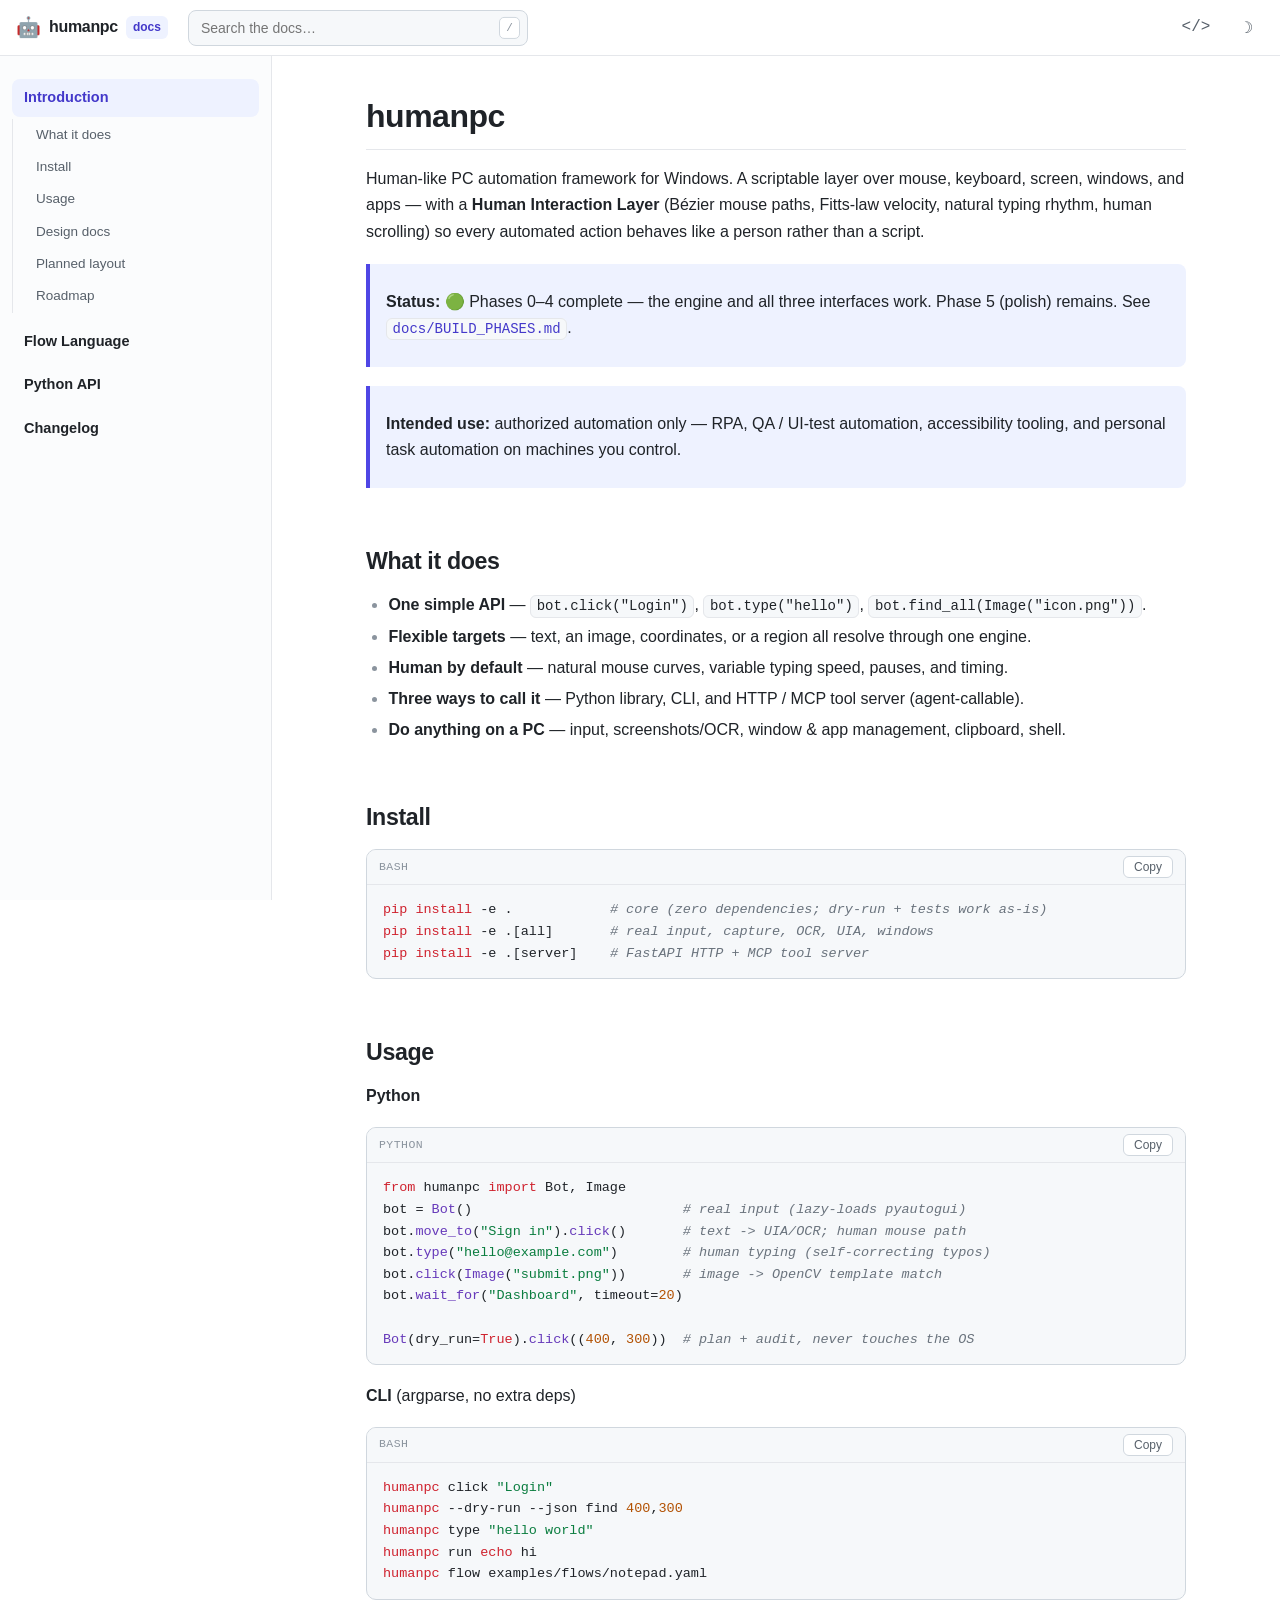
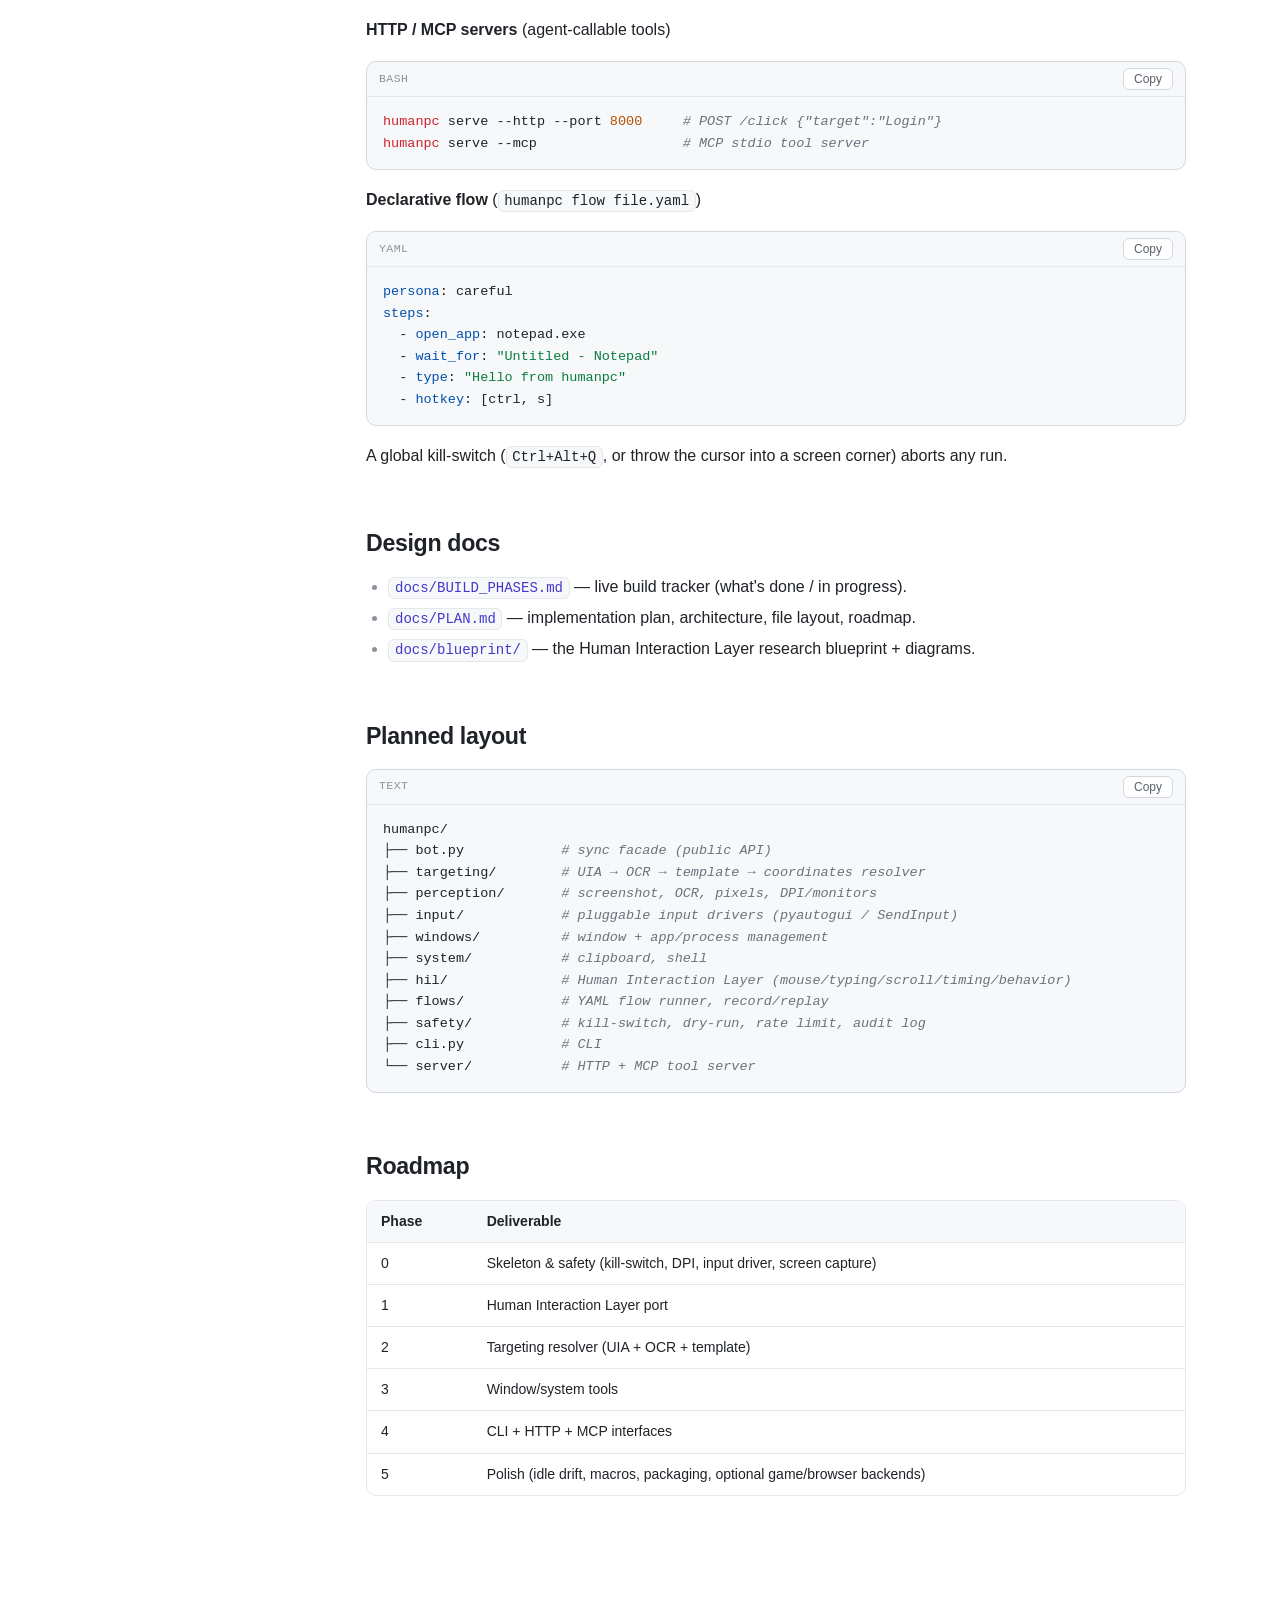
<file: docs/site/index.html>
<!doctype html>
<html lang="en" data-theme="dark">
<head>
<meta charset="utf-8">
<meta name="viewport" content="width=device-width, initial-scale=1">
<title>humanpc — documentation</title>
<meta name="description" content="Human-like PC automation framework for Windows — full documentation.">
<link rel="icon" href="data:image/svg+xml,<svg xmlns='http://www.w3.org/2000/svg' viewBox='0 0 100 100'><text y='.9em' font-size='90'>&#129302;</text></svg>">
<link rel="stylesheet" href="styles.css">
</head>
<body>
<div id="overlay"></div>
<header class="topbar">
  <button id="menu" class="icon-btn" aria-label="Toggle navigation">&#9776;</button>
  <a class="brand" href="#introduction">
    <span class="logo">&#129302;</span>
    <span class="brand-name">humanpc</span>
    <span class="brand-sub">docs</span>
  </a>
  <div class="search">
    <input id="search" type="search" placeholder="Search the docs…" autocomplete="off" spellcheck="false">
    <kbd>/</kbd>
  </div>
  <div class="spacer"></div>
  <a class="icon-btn ghost" href="https://github.com/" title="Source" aria-label="Source">&lt;/&gt;</a>
  <button id="theme" class="icon-btn" aria-label="Toggle light/dark">&#9789;</button>
</header>
<div class="layout">
  <aside class="sidebar" id="sidebar"><nav id="nav" aria-label="Docs navigation"></nav></aside>
  <main id="content" class="content" tabindex="-1"></main>
</div>
<script type="text/markdown" data-id="introduction" data-title="Introduction" data-file="README.md">
# humanpc

Human-like PC automation framework for Windows. A scriptable layer over mouse,
keyboard, screen, windows, and apps — with a **Human Interaction Layer** (Bézier
mouse paths, Fitts-law velocity, natural typing rhythm, human scrolling) so every
automated action behaves like a person rather than a script.

> **Status:** 🟢 Phases 0–4 complete — the engine and all three interfaces work.
> Phase 5 (polish) remains. See [`docs/BUILD_PHASES.md`](docs/BUILD_PHASES.md).

> **Intended use:** authorized automation only — RPA, QA / UI-test automation,
> accessibility tooling, and personal task automation on machines you control.

## What it does

- **One simple API** — `bot.click("Login")`, `bot.type("hello")`, `bot.find_all(Image("icon.png"))`.
- **Flexible targets** — text, an image, coordinates, or a region all resolve through one engine.
- **Human by default** — natural mouse curves, variable typing speed, pauses, and timing.
- **Three ways to call it** — Python library, CLI, and HTTP / MCP tool server (agent-callable).
- **Do anything on a PC** — input, screenshots/OCR, window & app management, clipboard, shell.

## Install

```bash
pip install -e .            # core (zero dependencies; dry-run + tests work as-is)
pip install -e .[all]       # real input, capture, OCR, UIA, windows
pip install -e .[server]    # FastAPI HTTP + MCP tool server
```

## Usage

**Python**
```python
from humanpc import Bot, Image
bot = Bot()                          # real input (lazy-loads pyautogui)
bot.move_to("Sign in").click()       # text -> UIA/OCR; human mouse path
bot.type("hello@example.com")        # human typing (self-correcting typos)
bot.click(Image("submit.png"))       # image -> OpenCV template match
bot.wait_for("Dashboard", timeout=20)

Bot(dry_run=True).click((400, 300))  # plan + audit, never touches the OS
```

**CLI** (argparse, no extra deps)
```bash
humanpc click "Login"
humanpc --dry-run --json find 400,300
humanpc type "hello world"
humanpc run echo hi
humanpc flow examples/flows/notepad.yaml
```

**HTTP / MCP servers** (agent-callable tools)
```bash
humanpc serve --http --port 8000     # POST /click {"target":"Login"}
humanpc serve --mcp                  # MCP stdio tool server
```

**Declarative flow** (`humanpc flow file.yaml`)
```yaml
persona: careful
steps:
  - open_app: notepad.exe
  - wait_for: "Untitled - Notepad"
  - type: "Hello from humanpc"
  - hotkey: [ctrl, s]
```

A global kill-switch (`Ctrl+Alt+Q`, or throw the cursor into a screen corner)
aborts any run.

## Design docs

- [`docs/BUILD_PHASES.md`](docs/BUILD_PHASES.md) — live build tracker (what's done / in progress).
- [`docs/PLAN.md`](docs/PLAN.md) — implementation plan, architecture, file layout, roadmap.
- [`docs/blueprint/`](docs/blueprint/) — the Human Interaction Layer research blueprint + diagrams.

## Planned layout

```
humanpc/
├── bot.py            # sync facade (public API)
├── targeting/        # UIA → OCR → template → coordinates resolver
├── perception/       # screenshot, OCR, pixels, DPI/monitors
├── input/            # pluggable input drivers (pyautogui / SendInput)
├── windows/          # window + app/process management
├── system/           # clipboard, shell
├── hil/              # Human Interaction Layer (mouse/typing/scroll/timing/behavior)
├── flows/            # YAML flow runner, record/replay
├── safety/           # kill-switch, dry-run, rate limit, audit log
├── cli.py            # CLI
└── server/           # HTTP + MCP tool server
```

## Roadmap

| Phase | Deliverable |
|---|---|
| 0 | Skeleton & safety (kill-switch, DPI, input driver, screen capture) |
| 1 | Human Interaction Layer port |
| 2 | Targeting resolver (UIA + OCR + template) |
| 3 | Window/system tools |
| 4 | CLI + HTTP + MCP interfaces |
| 5 | Polish (idle drift, macros, packaging, optional game/browser backends) |

</script>
<script type="text/markdown" data-id="flow-language" data-title="Flow Language" data-file="FLOW_LANGUAGE.md">
# humanpc Flow Language Reference

The **flow language** is how you write an automation as a plain **YAML** (or JSON)
file — a list of steps that humanpc runs top to bottom. No Python required.

It's the right tool for **linear scripts**: "open this, wait for that, click here,
type this." When you need randomness, loops, or `if` logic, graduate to the
[Python API](PYTHON_API.md) — same engine, full programming language.

Run a flow:

```bash
humanpc flow myflow.yaml               # run it for real
humanpc --dry-run flow myflow.yaml     # plan + audit, never touches the OS
humanpc --persona careful flow myflow.yaml
```

Or from Python:

```python
from humanpc import FlowRunner
FlowRunner().run_file("myflow.yaml")
```

---

## 1. File structure

A flow is a mapping with an optional `persona` / `dry_run` and a list of `steps`:

```yaml
persona: careful        # default | fast | careful | tired   (optional)
dry_run: false          # optional; --dry-run on the CLI overrides this
steps:
  - open_app: notepad.exe
  - wait_for: "Untitled - Notepad"
  - type: "Hello from humanpc"
  - hotkey: [ctrl, s]
```

A bare list of steps (no top-level keys) is also valid:

```yaml
- open_app: notepad.exe
- type: "hi"
```

### Step forms

Every step is one of two shapes.

**Shorthand** — a single-key mapping `{verb: value}`. The value is interpreted
per-verb (see each verb below):

```yaml
- click: "Login"
- type: "hello"
- scroll: -3
```

**Verbose** — `{action: verb, ...params}`, used when a verb needs more than one
parameter (e.g. a right double-click, or a custom timeout):

```yaml
- action: click
  target: submit.png
  button: right
  clicks: 2

- action: wait_for
  target: "Dashboard"
  timeout: 30
  interval: 0.5
```

An optional `name:` key on any step is treated as a label and ignored by the
runner — handy for readability:

```yaml
- name: submit the form
  click: submit.png
```

---

## 2. Targets

Anything that locates something on screen (`click`, `move`, `find`, `wait_for`,
…) takes a **target**. The string form is auto-detected:

| You write            | Interpreted as | Found via |
|----------------------|----------------|-----------|
| `"Login"`            | text           | UI Accessibility (UIA) → OCR |
| `"button.png"`       | image          | OpenCV template match on screen |
| `"300,200"`          | point `(x, y)` | exact coordinates |
| `"10,20,60,24"`      | region `(x,y,w,h)` | clicks the region's centre |

Image extensions recognised: `.png .jpg .jpeg .bmp .gif .webp`. So this "click a
screenshot of a button" flow is exactly what the language is built for:

```yaml
steps:
  - wait_for: buttons/login.png     # waits until the picture appears
  - click: buttons/login.png        # human mouse path to it, then click
```

> **Image tips:** crop tight to the button; keep the same screen resolution /
> display-scaling / theme as when you captured it (mismatched DPI is the #1 cause
> of "can't find it"). Paths are relative to where you run `humanpc flow`.

---

## 3. Verb reference

All verbs available in a flow. "Shorthand value" is what a bare `verb: value`
maps to; use the **verbose** form for any other parameter.

### Mouse

| Verb | Shorthand value | Verbose params | Notes |
|------|-----------------|----------------|-------|
| `click` | `target` | `target`, `button` (`left`/`right`/`middle`, def. `left`), `clicks` (def. `1`) | Moves then clicks. |
| `double_click` | `target` | `target` | Two clicks. |
| `right_click` | `target` | `target` | |
| `move` / `move_to` | `target` | `target` | Move cursor, no click. |
| `scroll` | `amount` (int) | `amount` | + scrolls up, − scrolls down (per the input driver). |

```yaml
- click: "OK"
- action: click
  target: "File"
  button: right
- double_click: icon.png
- scroll: -5
```

### Keyboard

| Verb | Shorthand value | Notes |
|------|-----------------|-------|
| `type` | `text` | Human typing rhythm; injects then self-corrects typos so final text is exact. |
| `press` | one key or a list | Individual key presses. |
| `hotkey` | list, or `"ctrl+s"` | Chord: presses in order, releases in reverse. |

```yaml
- type: "hello@example.com"
- press: enter
- press: [tab, tab]
- hotkey: [ctrl, s]
- hotkey: "ctrl+shift+n"
```

Key names follow the active input driver (pyautogui-style): `ctrl alt shift win
enter tab esc space backspace delete up down left right home end pageup pagedown
f1`…`f12`, and single characters.

### Finding & screen

| Verb | Shorthand value | Verbose params | Returns in output |
|------|-----------------|----------------|-------------------|
| `find` | `target` | `target` | `{found, match}` |
| `find_all` | `target` | `target` | `{count, matches}` |
| `exists` | `target` | `target` | `{exists}` |
| `wait_for` | `target` | `target`, `timeout` (def. `10`), `interval` (def. `0.25`) | polls until it appears or raises |
| `screenshot` | `path` | `path` | saves PNG (or returns image if no path) |
| `read_text` | — | `region` (`x,y,w,h`) | OCR text of screen/region |

```yaml
- wait_for: "Dashboard"
- action: wait_for
  target: spinner_gone.png
  timeout: 45
- screenshot: proof.png
```

### Timing & deliberation

| Verb | Shorthand value | Verbose params | Notes |
|------|-----------------|----------------|-------|
| `think` | `complexity` (`low`/`medium`/`high`/`very_high`) | `complexity`, `choices` (int) | **Randomized** human hesitation. `choices` uses Hick–Hyman decision timing. |
| `sleep` | `seconds` (number) | `seconds` | **Fixed** pause. See note below. |

```yaml
- think: high            # variable, human-like pause
- sleep: 1.5             # exactly 1.5s every run
- action: think
  choices: 8             # "deciding among 8 options"
```

> ⚠️ **Random waits in YAML:** `sleep` is a fixed number and there is no
> range/random-sleep verb in the flow language today. For a random wait, either
> use `think` (already randomized) or drop into [Python](PYTHON_API.md)
> (`time.sleep(random.uniform(1, 3))`). If you want `sleep: [1, 3]` range syntax
> added to the flow language, it's a small change — ask and it can be added.

### System & windows

| Verb | Shorthand value | Verbose params | Notes |
|------|-----------------|----------------|-------|
| `run` | `command` | `command`, `cwd`, `timeout`, `shell` | Runs a shell command. |
| `open_app` | `target` | `target`, `args`, `wait` (window title), `timeout` (def. `15`) | Launches an app; `wait` blocks until its window appears. |
| `focus` | `title` | `title` | Bring a window to the foreground. |
| `windows` | — | — | List open windows. |

```yaml
- action: open_app
  target: notepad.exe
  wait: "Untitled - Notepad"
- run: "git status"
- focus: "Notepad"
```

---

## 4. Personas

A persona tunes speed and rhythm. Set it at the top of the flow or with
`--persona` on the CLI.

| Persona | Feel | Speed |
|---------|------|-------|
| `default` | balanced | 1.0× |
| `fast` | quick, confident | ~0.6× (faster) |
| `careful` | deliberate | ~1.5× (slower) |
| `tired` | sluggish, more pauses | ~1.8× (slowest) |

---

## 5. Safety

- **Kill-switch:** press **Ctrl+Alt+Q**, or slam the cursor into a screen corner,
  to abort any run (raises `Aborted`). The hotkey needs the `keyboard` package;
  the corner failsafe always works.
- **Dry-run:** `--dry-run` (or `dry_run: true`) plans and audits every step
  without touching the OS — the safest way to check a new flow.
- Every step is written to an **audit log**.

---

## 6. Generating flows by recording

You don't have to hand-write YAML. Record live and save it:

```python
from humanpc import Recorder, Bot

rec = Recorder(bot=Bot())                       # executes as you record
rec.click("Login").type("user").press("tab").type("pass").press("enter")
rec.save("login.yaml")                          # a normal flow file
```

Replay later with `humanpc flow login.yaml` or `Macro.load("login.yaml").replay()`.

---

## 7. What the flow language can't do

The flow language is **linear** — a fixed list of steps. It has **no** variables,
loops, conditionals, or random values. When you need those, use the Python API
(the flow runner is just a thin layer over it):

| You want… | Do it in Python |
|-----------|-----------------|
| Random wait | `time.sleep(random.uniform(1, 3))` |
| "click only if X is visible" | `if bot.exists("X"): bot.click("X")` |
| Repeat until done | `while bot.exists("Next"): bot.click("Next")` |
| Retry a flaky click | `bot.click_until("Save", until=lambda: bot.exists("Saved"))` |
| Read a value and branch | `if "error" in bot.read_text(): ...` |

See **[PYTHON_API.md](PYTHON_API.md)**.

---

## 8. Full example

```yaml
# notepad_note.yaml — open Notepad, write a dated note, save it.
persona: careful
steps:
  - name: launch
    action: open_app
    target: notepad.exe
    wait: "Untitled - Notepad"

  - think: low
  - type: "Meeting notes\n-------------\n"
  - type: "Action items go here."

  - name: save
    hotkey: [ctrl, s]
  - wait_for: "Save As"
  - type: "notes.txt"
  - press: enter
```

```bash
humanpc --dry-run flow notepad_note.yaml   # rehearse
humanpc flow notepad_note.yaml             # run
```

</script>
<script type="text/markdown" data-id="python-api" data-title="Python API" data-file="PYTHON_API.md">
# humanpc Python API Reference

humanpc **is** a Python library. `from humanpc import Bot` gives you the whole
engine — the same one behind the [flow language](FLOW_LANGUAGE.md) and the CLI —
but now inside real Python, so you get **random waits, loops, conditionals, and
variables** for free.

```python
from humanpc import Bot

bot = Bot()                               # real input (lazy-loads the driver)
bot.move_to("Sign in").click()            # text target → human mouse path
bot.type("me@example.com")                # human typing, self-correcting typos
bot.click(Image("submit.png"))            # image target → template match
bot.wait_for("Dashboard", timeout=20)
```

Every action funnels through the same safety pre-check (kill-switch, action cap)
and audit trail, so those apply no matter how you call it.

---

## 1. Install

```bash
pip install -e ".[all,flows]"     # everything: input, capture, vision (images), OCR, UIA, windows
pip install -e .                  # core only — dry-run + tests, zero dependencies
```

Extras are opt-in: `input` (real mouse/keys), `capture` + `vision` (screenshots +
image matching), `ocr` (read text), `uia` (accessibility targeting), `windows`
(window/app management), `flows` (YAML), `server` (HTTP/MCP).

---

## 2. Creating a Bot

```python
Bot(
    persona="default",     # "default" | "fast" | "careful" | "tired"
    *,
    dry_run=False,         # True → plan + audit, never touch the OS
    config=None,           # a Config(...) for finer control (seed, safety, timing)
    idle=False,            # True → subtle background cursor drift while idle
    arm=True,              # True → arm the kill-switch + precision timer now
    # advanced injection seams: driver, audit, killswitch, resolver, windows, clipboard, profile
)
```

Common patterns:

```python
bot = Bot("fast")                             # quick persona
bot = Bot(dry_run=True)                        # rehearse safely
bot = Bot(config=Config(seed=42))              # reproducible run (same "person" each time)

with Bot() as bot:                             # context manager → auto-cleanup
    bot.click("OK")
```

Each Bot samples a stable **individual** — its own consistent speed/rhythm
"fingerprint." Same `seed` → same person every run; no seed → a new person each run.

### Config options

```python
from humanpc import Config
Config(
    persona="default",
    dry_run=False,
    failsafe=True,               # slam-cursor-to-corner abort
    kill_hotkey="ctrl+alt+q",    # global panic hotkey (None to disable)
    max_actions=None,            # hard cap on actions per Bot (None = unlimited)
    audit_enabled=True,
    audit_path=None,             # JSONL file, or None for in-memory
    typing_errors=True,          # inject realistic typos...
    always_correct_typing=True,  # ...but always fix them → final text exact
    precision_timing=True,       # high-resolution sleeps (Windows 1ms timer)
    relative_mouse=False,        # relative deltas through pointer ballistics vs absolute
    individuality=True,          # sample a per-Bot behavioural profile
    seed=None,                   # deterministic RNG
)
```

---

## 3. Targets

Every locating method accepts the same target types:

```python
bot.click("Login")               # str  → text (UIA → OCR)
bot.click((400, 300))            # (x, y) → point
bot.click((10, 20, 60, 24))      # (x, y, w, h) → region centre
bot.click(Image("submit.png"))   # Image → template match
```

`Image` is tunable:

```python
from humanpc import Image
Image(
    "submit.png",
    confidence=0.8,          # 0–1 match threshold (default 0.8)
    grayscale=True,          # faster, scale-robust
    scales=(0.9, 1.0, 1.1),  # try multiple sizes (handles minor DPI drift)
    region=None,             # a Rect to search only part of the screen
)
```

---

## 4. Methods

Most action methods **return `self`**, so you can chain:
`bot.move_to("File").click().type("x")`.

### Mouse

| Method | Signature | Notes |
|--------|-----------|-------|
| `move_to` | `move_to(target, *, target_size=None)` | Human curved path; small targets get a slower, careful approach. |
| `click` | `click(target=None, *, button="left", clicks=1)` | `target=None` clicks where the cursor is. |
| `double_click` | `double_click(target=None, *, button="left")` | |
| `right_click` | `right_click(target=None)` | |
| `drag` | `drag(to, *, frm=None, button="left")` | Press at `frm` (or current), move to `to`, release. |
| `scroll` | `scroll(amount, *, at=None)` | `at` moves there first. + up / − down. |

### Keyboard

| Method | Signature | Notes |
|--------|-----------|-------|
| `type` | `type(text)` | Human rhythm; typos injected then self-corrected. `\n` = enter. |
| `press` | `press(*keys)` | e.g. `bot.press("enter")`, `bot.press("tab", "tab")`. |
| `hotkey` | `hotkey(*keys)` | Chord, e.g. `bot.hotkey("ctrl", "s")`. |

### Deliberation (humanized, randomized pauses)

| Method | Signature | Notes |
|--------|-----------|-------|
| `think` | `think(complexity="medium", *, choices=None)` | Pause as if deciding. `complexity`: `low`/`medium`/`high`/`very_high`. `choices=N` → Hick–Hyman decision time. |
| `read`  | `read(content, *, complexity=1.0, scan=False)` | Pause as if reading; `content` = text or char count; `scan=True` skims. |

### Finding & screen

| Method | Signature | Returns |
|--------|-----------|---------|
| `find` | `find(target)` | `Match` or `None` |
| `find_all` | `find_all(target)` | `list[Match]` |
| `exists` | `exists(target)` | `bool` |
| `wait_for` | `wait_for(target, *, timeout=10.0, interval=0.25)` | `Match` (raises `TargetNotFound` on timeout) |
| `screenshot` | `screenshot(path=None, *, region=None)` | saves to `path`, else returns a PIL image |
| `read_text` | `read_text(*, region=None)` | OCR'd `str` |
| `position` | `position()` | current cursor `(x, y)` |

A `Match` has `.center` (Point), `.size`, `.bbox` (Rect), `.confidence`, `.method`
(`coords`/`region`/`uia`/`ocr`/`template`), `.text`.

### Verification (confirm an action landed)

| Method | Signature | Notes |
|--------|-----------|-------|
| `verify` | `verify(check, *, attempts=3, interval=0.25, retry=None)` | Poll `check()` until truthy → `bool`. |
| `ensure` | `ensure(check, *, attempts=3, interval=0.25, retry=None, message=None)` | Like `verify` but raises `VerificationError`. |
| `click_until` | `click_until(target, until, *, attempts=3, interval=0.3, button="left")` | Click and re-click until `until()` holds. |

### Windows & system

| Method | Signature | Notes |
|--------|-----------|-------|
| `open_app` | `open_app(target, args=(), *, wait=None, timeout=15.0)` | `wait` = window title to block on. |
| `focus` | `focus(target)` | Bring a window (title or `Window`) to front. |
| `list_windows` / `find_window` / `active_window` | | Enumerate / locate windows. |
| `wait_for_window` | `wait_for_window(title, *, timeout=15.0, interval=0.3)` | |
| `run` | `run(command, **kwargs)` | Shell command → `ShellResult(ok, returncode, stdout, stderr)`. |

### Idle & lifecycle

| Method | Notes |
|--------|-------|
| `start_idle()` / `stop_idle()` | Background micro cursor-drift, like a resting hand. |
| `persona(name)` | Context manager: `with bot.persona("careful"): ...`. |
| `close()` | Release kill-switch, timer, idle loop (or use `with Bot() as bot:`). |

---

## 5. Dynamic behavior — the reason to use Python

This is what the flow YAML can't do.

### Random waits

```python
import random, time

time.sleep(random.uniform(1.0, 3.0))      # plain random wait, 1–3s

# Even better — a *humanized* pause that's already randomized for you:
bot.think("high")                          # hesitate like a person deciding
bot.read("a paragraph of on-screen text")  # pause proportional to reading it
```

A tiny reusable helper:

```python
def wait_random(lo, hi):
    time.sleep(random.uniform(lo, hi))

bot.click("Login")
wait_random(0.8, 2.5)
bot.type("hunter2")
```

### Conditionals

```python
if bot.exists("Accept Cookies"):
    bot.click("Accept Cookies")

if "error" in bot.read_text().lower():
    bot.screenshot("error.png")
```

### Loops

```python
# Keep clicking "Next" until it's gone.
while bot.exists("Next"):
    bot.click("Next")
    bot.think("low")

# Process every matching icon on screen.
for m in bot.find_all(Image("row_checkbox.png")):
    bot.click(m.center)

# Retry a flaky click until the UI confirms it worked.
bot.click_until("Save", until=lambda: bot.exists("Saved"))
```

### Reproducible vs. varied runs

```python
Bot(config=Config(seed=1))   # identical timing/typos every run — great for tests
Bot()                        # a different "person" each run — natural variety
```

---

## 6. Personas

Switch persona per-Bot or temporarily:

```python
bot = Bot("careful")

with bot.persona("fast"):     # this block runs quick...
    bot.type("quick note")
# ...back to careful here
```

`default` (1.0×) · `fast` (~0.6×) · `careful` (~1.5×) · `tired` (~1.8×).

---

## 7. Safety

```python
bot = Bot(config=Config(max_actions=200))   # hard stop after 200 actions
```

- **Ctrl+Alt+Q** or cursor-to-corner aborts mid-run → raises `Aborted`.
- `Bot(dry_run=True)` plans + audits with zero OS side-effects; inspect
  `bot.audit.entries` afterward.

---

## 8. Module-level shortcuts

For throwaway scripts, call verbs directly on a shared singleton Bot:

```python
import humanpc as h
h.click((100, 200)); h.type("hi"); h.hotkey("ctrl", "s")
```

---

## 9. Record & replay

```python
from humanpc import Recorder, Bot, Macro

rec = Recorder(bot=Bot())                    # runs live as you record
rec.click("Login").type("user").press("enter")
rec.save("login.yaml")                        # a normal flow file

Macro.load("login.yaml").replay(bot=Bot())    # replay later
```

---

## 10. Exceptions

All inherit `HumanpcError`:

| Exception | Raised when |
|-----------|-------------|
| `TargetNotFound` | The resolver can't locate a target (or `wait_for` times out). |
| `Aborted` | Kill-switch fired or a safety limit was hit mid-action. |
| `DriverError` | An input/screen/optional backend is missing or failed. |
| `VerificationError` | `ensure` / `click_until` couldn't confirm the result. |

```python
from humanpc import Bot, TargetNotFound

bot = Bot()
try:
    bot.click("Submit")
except TargetNotFound:
    bot.screenshot("missing.png")
```

---

## 11. Full example

```python
import random, time
from humanpc import Bot, Image, TargetNotFound

def wait_random(lo, hi):
    time.sleep(random.uniform(lo, hi))

with Bot("careful") as bot:
    bot.open_app("notepad.exe", wait="Untitled - Notepad")
    bot.think("low")

    for line in ("Meeting notes", "-------------", "Action items:"):
        bot.type(line + "\n")
        wait_random(0.3, 1.0)          # human pause between lines

    # Save, retrying until the Save-As dialog actually appears.
    bot.hotkey("ctrl", "s")
    try:
        bot.wait_for("Save As", timeout=10)
        bot.type("notes.txt")
        bot.press("enter")
    except TargetNotFound:
        bot.screenshot("save_failed.png")
```

See also: **[FLOW_LANGUAGE.md](FLOW_LANGUAGE.md)** for the declarative YAML format.

</script>
<script type="text/markdown" data-id="changelog" data-title="Changelog" data-file="CHANGELOG.md">
# Changelog

All notable changes to **humanpc**. The framework was built in phases; each phase
was committed directly to `main` (see [`docs/BUILD_PHASES.md`](docs/BUILD_PHASES.md)).

## [Unreleased]

### Provenance & timing (Tier 0 — see [`GAP_ANALYSIS.md`](GAP_ANALYSIS.md))
- **Keystroke dwell:** typed characters now go through `char_down → hold → char_up`
  with a realistic, right-skewed key-hold time (`hil/typing/DwellModel`) instead of
  an atomic zero-dwell emit. `InputDriver` gains `char_down`/`char_up` (default
  falls back to `write_char`); `SendInputDriver` implements true split injection.
- **High-resolution timing:** `precise_sleep` (coarse sleep + sub-tick busy-wait)
  plus 1 ms Windows timer tick (`hil/precise`), so sub-frame delays are realised
  instead of quantising to the ~15.6 ms scheduler tick. Toggle: `Config.precision_timing`.
- **Relative mouse motion (opt-in):** `Config.relative_mouse` injects relative deltas
  through the OS pointer-acceleration curve, then iteratively corrects residual drift
  to land exactly on target (with an absolute snap for the final sub-pixel that
  "Enhance pointer precision" cannot express relatively). New
  `InputDriver.move_relative` primitive. *(Validated on Windows 11.)*
- **Injected-flag honesty:** `SendInputDriver(extra_info=...)` tags `dwExtraInfo`.
  Documented clearly that user-mode `SendInput` **cannot** remove the
  `LLKHF_INJECTED` flag — that requires a kernel/hardware HID backend, which plugs
  into the existing `Bot(driver=...)` seam.
- `Bot` is now a context manager (`with Bot() as bot: ...`) / has `close()` to
  release the timer tick, idle drift, and kill-switch.

## [0.1.0] — 2026-06-11

First feature-complete release: Phases 0–5. 146 tests; `import humanpc` loads zero
heavy dependencies (every backend is lazy). Validated on a real Windows 11 desktop.

### Phase 0 — Skeleton & safety
- Sync `Bot` facade; pluggable `InputDriver` + dependency-free `NullDriver`
- Kill-switch, `SafetyGuard` (`max_actions`), append-only `AuditLog`
- Per-monitor DPI awareness; `mss` screen capture; config + personas

### Phase 1 — Human Interaction Layer
- Mouse: Bézier path + Fitts-law velocity + jitter + overshoot
- Typing: variable speed, pauses, and self-correcting typos (final text exact)
- Burst scroll; timing manager (`Bot.think` / `Bot.read`)

### Phase 2 — Targeting resolver
- `resolve(target) -> Match`: text → UIA → OCR, image → OpenCV template, coords
- `Bot.find` / `exists` / `wait_for`; match size feeds the Fitts model

### Phase 3 — Window & system tools
- `WindowManager` / `Window`; shell `run`; app launch/kill; clipboard
- `find_all` across template / OCR / UIA

### Phase 4 — Calling interfaces
- One shared dispatcher (`execute(bot, action, params)`)
- CLI (`humanpc <verb>`), FastAPI HTTP server, MCP tool server, YAML/JSON flows

### Phase 5 — Polish
- Idle mouse drift (`Bot(idle=True)` / `start_idle`)
- Record/replay macros (`Recorder` → `Macro`)
- Behavioral state machine (`bot.behavior` / `bot.state`)
- Native Win32 `SendInputDriver` (games backend)
- Browser (Playwright/CDP) backend — deferred

</script>
<script src="markdown.js"></script>
<script src="app.js"></script>
</body>
</html>
</file>
<file: docs/site/styles.css>
/* humanpc docs — self-contained stylesheet (light + dark). */
:root {
  --bg: #ffffff;
  --bg-alt: #f6f8fa;
  --bg-code: #f6f8fa;
  --sidebar-bg: #fbfcfd;
  --border: #e5e7eb;
  --border-strong: #d0d7de;
  --text: #1f2328;
  --text-soft: #57606a;
  --text-faint: #8b949e;
  --accent: #4f46e5;
  --accent-soft: #eef2ff;
  --accent-text: #4338ca;
  --topbar-h: 56px;
  --sidebar-w: 272px;
  --maxw: 820px;
  --radius: 10px;
  --mono: ui-monospace, "SF Mono", "JetBrains Mono", "Cascadia Code", Consolas, monospace;
  --sans: -apple-system, BlinkMacSystemFont, "Segoe UI", Roboto, Helvetica, Arial, sans-serif;
  /* code tokens */
  --tok-c: #6a737d; --tok-s: #0a7d3f; --tok-n: #b25000;
  --tok-k: #cf222e; --tok-f: #6639ba; --tok-key: #0550ae;
}
[data-theme="dark"] {
  --bg: #0d1117;
  --bg-alt: #161b22;
  --bg-code: #161b22;
  --sidebar-bg: #0b0f15;
  --border: #21262d;
  --border-strong: #30363d;
  --text: #e6edf3;
  --text-soft: #9da7b3;
  --text-faint: #6e7681;
  --accent: #7c83ff;
  --accent-soft: #1b2140;
  --accent-text: #b8bcff;
  --tok-c: #8b949e; --tok-s: #7ee787; --tok-n: #ffa657;
  --tok-k: #ff7b72; --tok-f: #d2a8ff; --tok-key: #79c0ff;
}

* { box-sizing: border-box; }
html { scroll-behavior: smooth; }
body {
  margin: 0;
  font-family: var(--sans);
  color: var(--text);
  background: var(--bg);
  line-height: 1.65;
  -webkit-font-smoothing: antialiased;
}

/* ---- Topbar ---- */
.topbar {
  position: fixed; inset: 0 0 auto 0; height: var(--topbar-h); z-index: 40;
  display: flex; align-items: center; gap: 14px; padding: 0 16px;
  background: color-mix(in srgb, var(--bg) 88%, transparent);
  backdrop-filter: saturate(180%) blur(12px);
  border-bottom: 1px solid var(--border);
}
.brand { display: flex; align-items: center; gap: 8px; text-decoration: none; color: var(--text); font-weight: 700; }
.brand .logo { font-size: 20px; }
.brand-name { letter-spacing: -.02em; }
.brand-sub {
  font-size: 12px; font-weight: 600; color: var(--accent-text);
  background: var(--accent-soft); padding: 2px 7px; border-radius: 6px;
}
.search { position: relative; flex: 0 1 340px; margin-left: 6px; }
.search input {
  width: 100%; height: 36px; padding: 0 34px 0 12px;
  background: var(--bg-alt); border: 1px solid var(--border-strong);
  border-radius: 8px; color: var(--text); font-size: 14px; font-family: inherit;
}
.search input:focus { outline: none; border-color: var(--accent); box-shadow: 0 0 0 3px var(--accent-soft); }
.search kbd {
  position: absolute; right: 8px; top: 50%; transform: translateY(-50%);
  font-family: var(--mono); font-size: 11px; color: var(--text-faint);
  border: 1px solid var(--border-strong); border-radius: 5px; padding: 1px 6px; background: var(--bg);
}
.spacer { flex: 1; }
.icon-btn {
  display: inline-flex; align-items: center; justify-content: center;
  width: 36px; height: 36px; border: 1px solid transparent; border-radius: 8px;
  background: transparent; color: var(--text-soft); cursor: pointer;
  font-size: 16px; text-decoration: none; font-family: var(--mono);
}
.icon-btn:hover { background: var(--bg-alt); color: var(--text); }
#menu { display: none; }

/* ---- Layout ---- */
.layout { display: flex; padding-top: var(--topbar-h); }
.sidebar {
  position: fixed; top: var(--topbar-h); bottom: 0; left: 0; width: var(--sidebar-w);
  overflow-y: auto; padding: 22px 12px 60px; background: var(--sidebar-bg);
  border-right: 1px solid var(--border);
}
.content {
  margin-left: var(--sidebar-w); flex: 1; min-width: 0;
  padding: 40px clamp(20px, 5vw, 64px) 120px;
}
.content:focus { outline: none; }
.page { max-width: var(--maxw); margin: 0 auto; display: none; }
.page.active { display: block; animation: fade .18s ease; }
@keyframes fade { from { opacity: 0; transform: translateY(4px); } to { opacity: 1; transform: none; } }

/* ---- Sidebar nav ---- */
.nav-group { margin-bottom: 6px; }
.nav-page {
  display: block; padding: 7px 12px; margin: 1px 0; border-radius: 8px;
  color: var(--text); text-decoration: none; font-weight: 600; font-size: 14.5px;
}
.nav-page:hover { background: var(--bg-alt); }
.nav-page.active { background: var(--accent-soft); color: var(--accent-text); }
.nav-sections { margin: 2px 0 10px; padding-left: 10px; border-left: 1px solid var(--border); }
.nav-sections.hidden { display: none; }
.nav-sec {
  display: block; padding: 5px 12px; border-radius: 7px; font-size: 13.5px;
  color: var(--text-soft); text-decoration: none; border-left: 2px solid transparent; margin-left: -1px;
}
.nav-sec.lvl3 { padding-left: 24px; font-size: 13px; }
.nav-sec:hover { color: var(--text); }
.nav-sec.active { color: var(--accent-text); border-left-color: var(--accent); font-weight: 600; }
.nav-empty { padding: 12px; color: var(--text-faint); font-size: 13px; }

/* ---- Typography ---- */
.content h1, .content h2, .content h3, .content h4 { line-height: 1.3; letter-spacing: -.015em; scroll-margin-top: calc(var(--topbar-h) + 18px); position: relative; }
.content h1 { font-size: 2rem; margin: 0 0 .5em; padding-bottom: .35em; border-bottom: 1px solid var(--border); }
.content h2 { font-size: 1.45rem; margin: 2.2em 0 .7em; padding-top: .3em; }
.content h3 { font-size: 1.15rem; margin: 1.8em 0 .5em; }
.content h4 { font-size: 1rem; margin: 1.5em 0 .4em; }
.content p { margin: .8em 0; }
.content a { color: var(--accent-text); text-decoration: none; }
.content a:hover { text-decoration: underline; }
.content ul, .content ol { padding-left: 1.4em; margin: .7em 0; }
.content li { margin: .3em 0; }
.content li::marker { color: var(--text-faint); }
.content hr { border: none; border-top: 1px solid var(--border); margin: 2.4em 0; }
.content strong { font-weight: 700; }
.anchor {
  position: absolute; left: -1.1em; padding-right: .3em; color: var(--text-faint);
  opacity: 0; text-decoration: none; font-weight: 400;
}
.content h1:hover .anchor, .content h2:hover .anchor,
.content h3:hover .anchor, .content h4:hover .anchor { opacity: 1; }

/* ---- Inline code ---- */
.content :not(pre) > code {
  font-family: var(--mono); font-size: .875em; padding: .15em .4em;
  background: var(--bg-alt); border: 1px solid var(--border); border-radius: 6px; white-space: nowrap;
}

/* ---- Code blocks ---- */
.code {
  margin: 1.1em 0; border: 1px solid var(--border-strong); border-radius: var(--radius);
  overflow: hidden; background: var(--bg-code);
}
.code-head {
  display: flex; align-items: center; justify-content: space-between;
  padding: 6px 12px; background: var(--bg-alt); border-bottom: 1px solid var(--border);
}
.code-head .lang { font-family: var(--mono); font-size: 11.5px; letter-spacing: .04em; text-transform: uppercase; color: var(--text-faint); }
.copy {
  border: 1px solid var(--border-strong); background: var(--bg); color: var(--text-soft);
  font-size: 12px; padding: 3px 10px; border-radius: 6px; cursor: pointer; font-family: var(--sans);
}
.copy:hover { color: var(--text); border-color: var(--accent); }
.copy.done { color: #16a34a; border-color: #16a34a; }
.code pre { margin: 0; padding: 14px 16px; overflow-x: auto; }
.code code { font-family: var(--mono); font-size: 13.5px; line-height: 1.6; color: var(--text); }

/* code tokens */
.tok-c { color: var(--tok-c); font-style: italic; }
.tok-s { color: var(--tok-s); }
.tok-n { color: var(--tok-n); }
.tok-k { color: var(--tok-k); }
.tok-f { color: var(--tok-f); }
.tok-key { color: var(--tok-key); }

/* ---- Tables ---- */
.table-wrap { overflow-x: auto; margin: 1.2em 0; border: 1px solid var(--border); border-radius: var(--radius); }
table { border-collapse: collapse; width: 100%; font-size: 14px; }
thead th { background: var(--bg-alt); text-align: left; font-weight: 600; }
th, td { padding: 9px 14px; border-bottom: 1px solid var(--border); vertical-align: top; }
tbody tr:last-child td { border-bottom: none; }
tbody tr:hover { background: color-mix(in srgb, var(--accent-soft) 40%, transparent); }
td code, th code { white-space: normal; }

/* ---- Blockquotes / callouts ---- */
blockquote {
  margin: 1.2em 0; padding: 12px 16px; border-left: 4px solid var(--accent);
  background: var(--accent-soft); border-radius: 0 8px 8px 0; color: var(--text);
}
blockquote p { margin: .3em 0; }

/* ---- Responsive ---- */
#overlay { display: none; position: fixed; inset: var(--topbar-h) 0 0 0; background: rgba(0,0,0,.45); z-index: 30; }
@media (max-width: 920px) {
  #menu { display: inline-flex; }
  .search { flex-basis: 200px; }
  .sidebar { transform: translateX(-100%); transition: transform .2s ease; z-index: 35; box-shadow: 2px 0 16px rgba(0,0,0,.2); }
  body.nav-open .sidebar { transform: none; }
  body.nav-open #overlay { display: block; }
  .content { margin-left: 0; }
}
@media (max-width: 560px) {
  .brand-sub { display: none; }
  .search kbd { display: none; }
}
</file>
